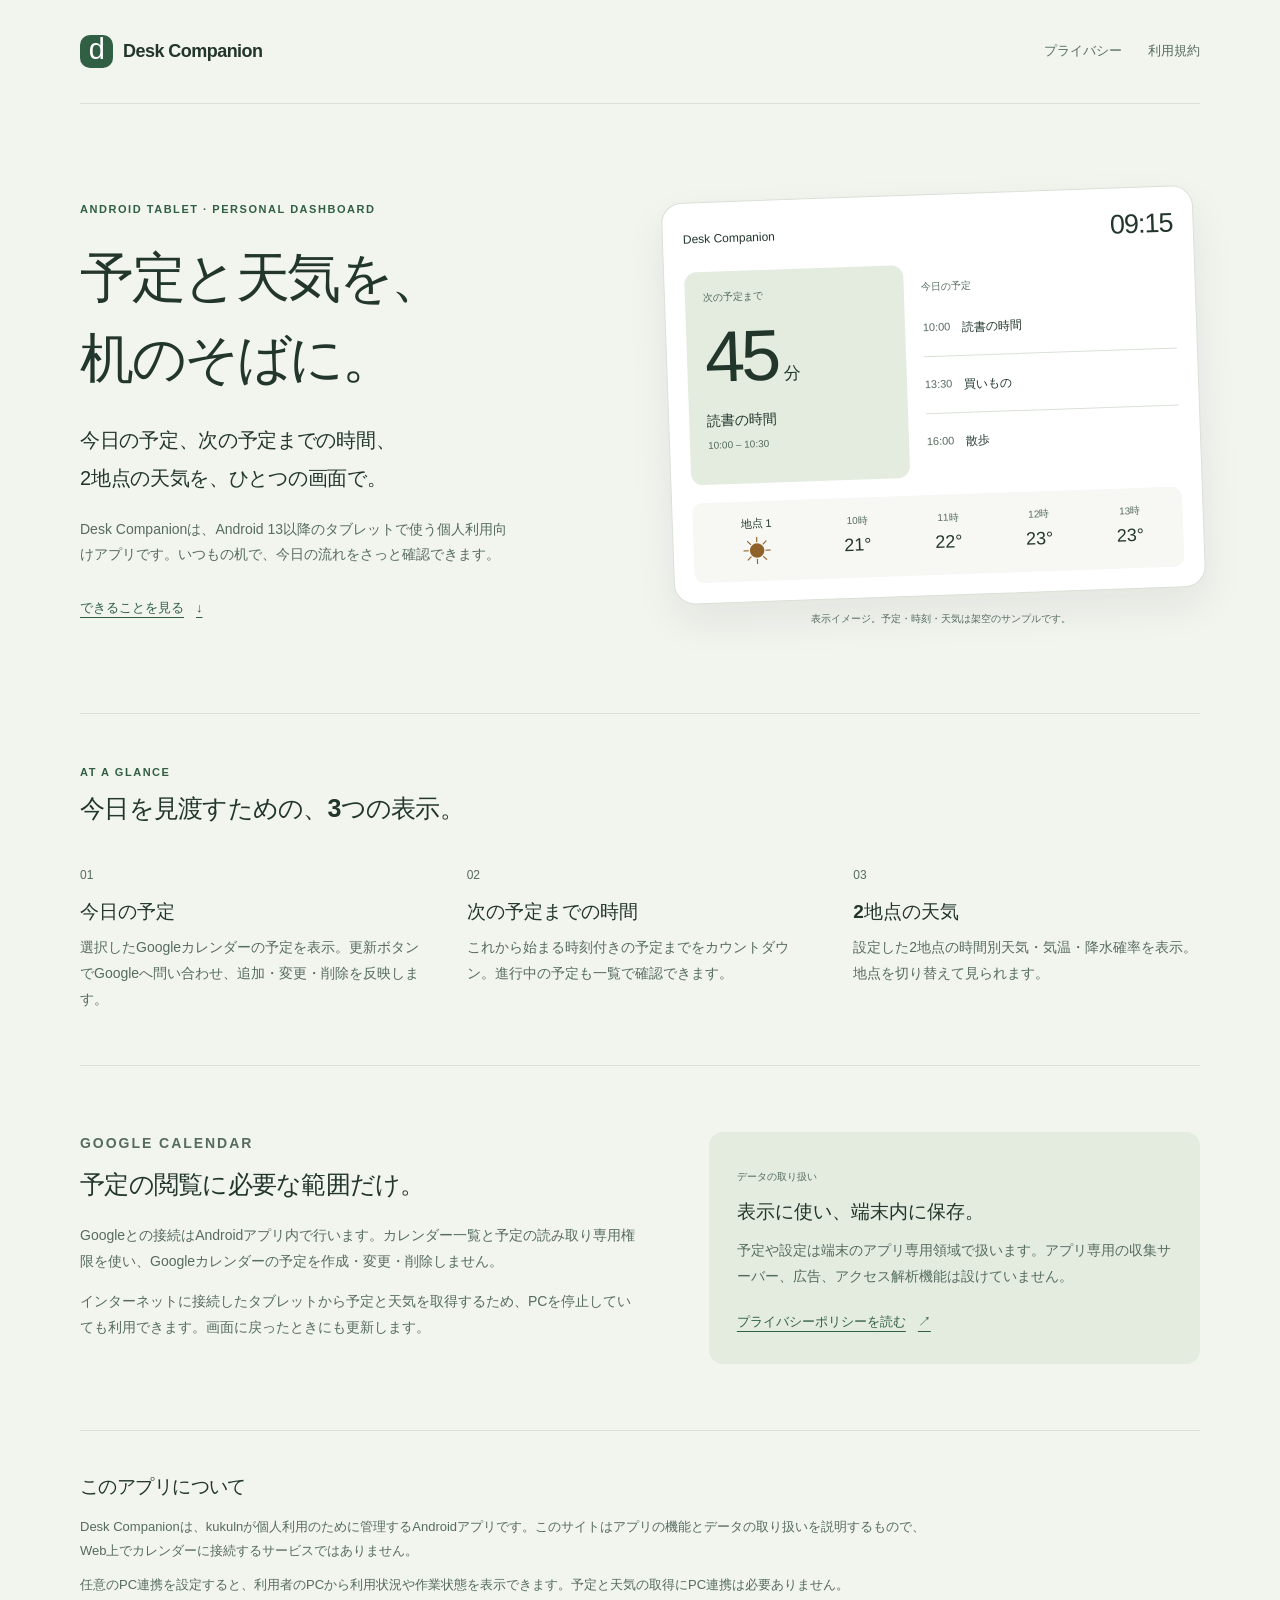
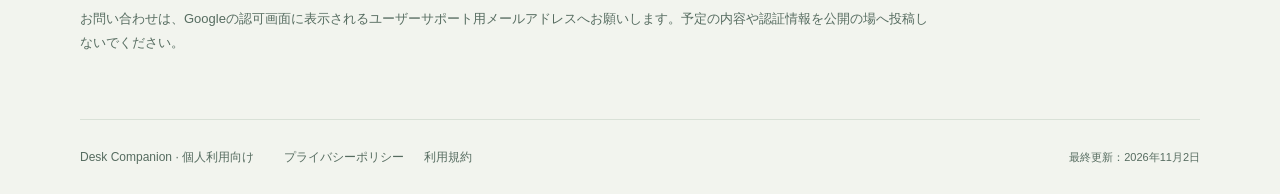
<file: index.html>
<!doctype html>
<html lang="ja">
<head>
  <meta charset="utf-8">
  <meta name="viewport" content="width=device-width, initial-scale=1">
  <meta name="description" content="Desk Companionは、今日の予定と2地点の天気をAndroidタブレットに表示する個人利用向けダッシュボードです。">
  <meta name="theme-color" content="#305f44">
  <title>Desk Companion — 予定と天気を、机のそばに。</title>
  <link rel="stylesheet" href="styles.css">
</head>
<body>
  <a class="skip-link" href="#main">本文へ移動</a>
  <header class="site-header shell">
    <a class="brand" href="./" aria-label="Desk Companion ホーム"><span class="brand-mark" aria-hidden="true">d</span><span>Desk Companion</span></a>
    <nav aria-label="メインナビゲーション"><a href="privacy.html">プライバシー</a><a href="terms.html">利用規約</a></nav>
  </header>
  <main id="main" class="shell">
    <section class="hero" aria-labelledby="hero-title">
      <div class="hero-copy">
        <p class="eyebrow">ANDROID TABLET · PERSONAL DASHBOARD</p>
        <h1 id="hero-title">予定と天気を、<br>机のそばに。</h1>
        <p class="lead">今日の予定、次の予定までの時間、<br class="desktop-break">2地点の天気を、ひとつの画面で。</p>
        <p class="hero-description">Desk Companionは、Android 13以降のタブレットで使う個人利用向けアプリです。いつもの机で、今日の流れをさっと確認できます。</p>
        <a class="text-link" href="#features">できることを見る <span aria-hidden="true">↓</span></a>
      </div>
      <figure class="dashboard-figure">
        <div class="dashboard-example" aria-label="架空のデータを使った表示イメージ">
          <div class="example-header"><span>Desk Companion</span><span class="example-clock">09:15</span></div>
          <div class="example-main">
            <div class="example-countdown"><span class="small-label">次の予定まで</span><strong>45<small>分</small></strong><span>読書の時間</span><span class="small-label">10:00 – 10:30</span></div>
            <div class="example-agenda"><span class="small-label">今日の予定</span><div><time>10:00</time><span>読書の時間</span></div><div><time>13:30</time><span>買いもの</span></div><div><time>16:00</time><span>散歩</span></div></div>
          </div>
          <div class="example-weather"><span>地点 1 <span class="weather-sun" aria-hidden="true">☀</span></span><span><span class="small-label">10時</span><strong>21°</strong></span><span><span class="small-label">11時</span><strong>22°</strong></span><span><span class="small-label">12時</span><strong>23°</strong></span><span><span class="small-label">13時</span><strong>23°</strong></span></div>
        </div>
        <figcaption>表示イメージ。予定・時刻・天気は架空のサンプルです。</figcaption>
      </figure>
    </section>
    <section id="features" class="features" aria-labelledby="features-title">
      <div class="section-heading"><p class="eyebrow">AT A GLANCE</p><h2 id="features-title">今日を見渡すための、3つの表示。</h2></div>
      <div class="feature-grid">
        <article><span class="feature-number">01</span><h3>今日の予定</h3><p>選択したGoogleカレンダーの予定を表示。更新ボタンでGoogleへ問い合わせ、追加・変更・削除を反映します。</p></article>
        <article><span class="feature-number">02</span><h3>次の予定までの時間</h3><p>これから始まる時刻付きの予定までをカウントダウン。進行中の予定も一覧で確認できます。</p></article>
        <article><span class="feature-number">03</span><h3>2地点の天気</h3><p>設定した2地点の時間別天気・気温・降水確率を表示。地点を切り替えて見られます。</p></article>
      </div>
    </section>
    <section class="connection-section" aria-labelledby="connection-title">
      <div><p class="eyebrow">GOOGLE CALENDAR</p><h2 id="connection-title">予定の閲覧に必要な範囲だけ。</h2><p>Googleとの接続はAndroidアプリ内で行います。カレンダー一覧と予定の読み取り専用権限を使い、Googleカレンダーの予定を作成・変更・削除しません。</p><p>インターネットに接続したタブレットから予定と天気を取得するため、PCを停止していても利用できます。画面に戻ったときにも更新します。</p></div>
      <aside class="data-note"><span class="small-label">データの取り扱い</span><h3>表示に使い、端末内に保存。</h3><p>予定や設定は端末のアプリ専用領域で扱います。アプリ専用の収集サーバー、広告、アクセス解析機能は設けていません。</p><a class="text-link" href="privacy.html">プライバシーポリシーを読む <span aria-hidden="true">↗</span></a></aside>
    </section>
    <section class="about-section" aria-labelledby="about-title"><h2 id="about-title">このアプリについて</h2><p>Desk Companionは、kukulnが個人利用のために管理するAndroidアプリです。このサイトはアプリの機能とデータの取り扱いを説明するもので、Web上でカレンダーに接続するサービスではありません。</p><p>任意のPC連携を設定すると、利用者のPCから利用状況や作業状態を表示できます。予定と天気の取得にPC連携は必要ありません。</p><p>お問い合わせは、Googleの認可画面に表示されるユーザーサポート用メールアドレスへお願いします。予定の内容や認証情報を公開の場へ投稿しないでください。</p></section>
  </main>
  <footer class="site-footer shell"><span>Desk Companion · 個人利用向け</span><nav aria-label="フッターナビゲーション"><a href="privacy.html">プライバシーポリシー</a><a href="terms.html">利用規約</a></nav><span class="footer-date">最終更新：2026年11月2日</span></footer>
</body>
</html>
</file>
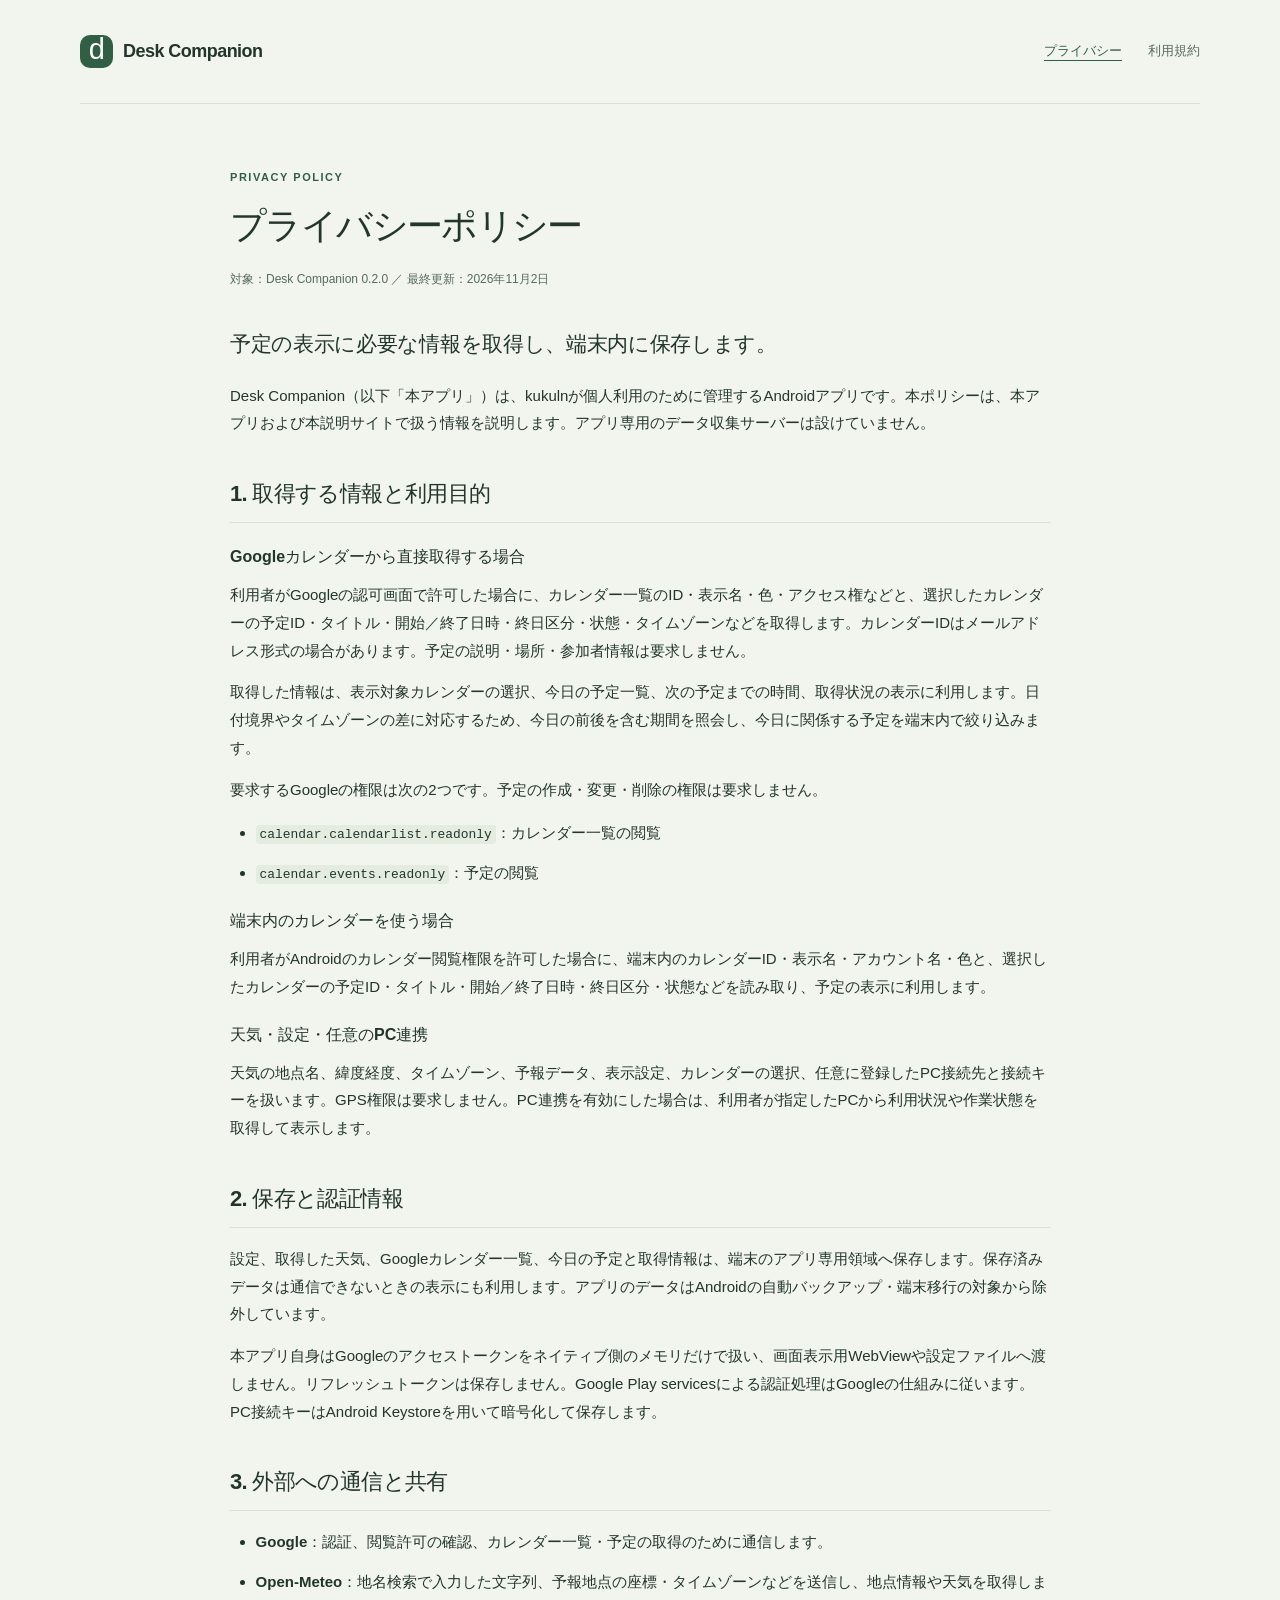
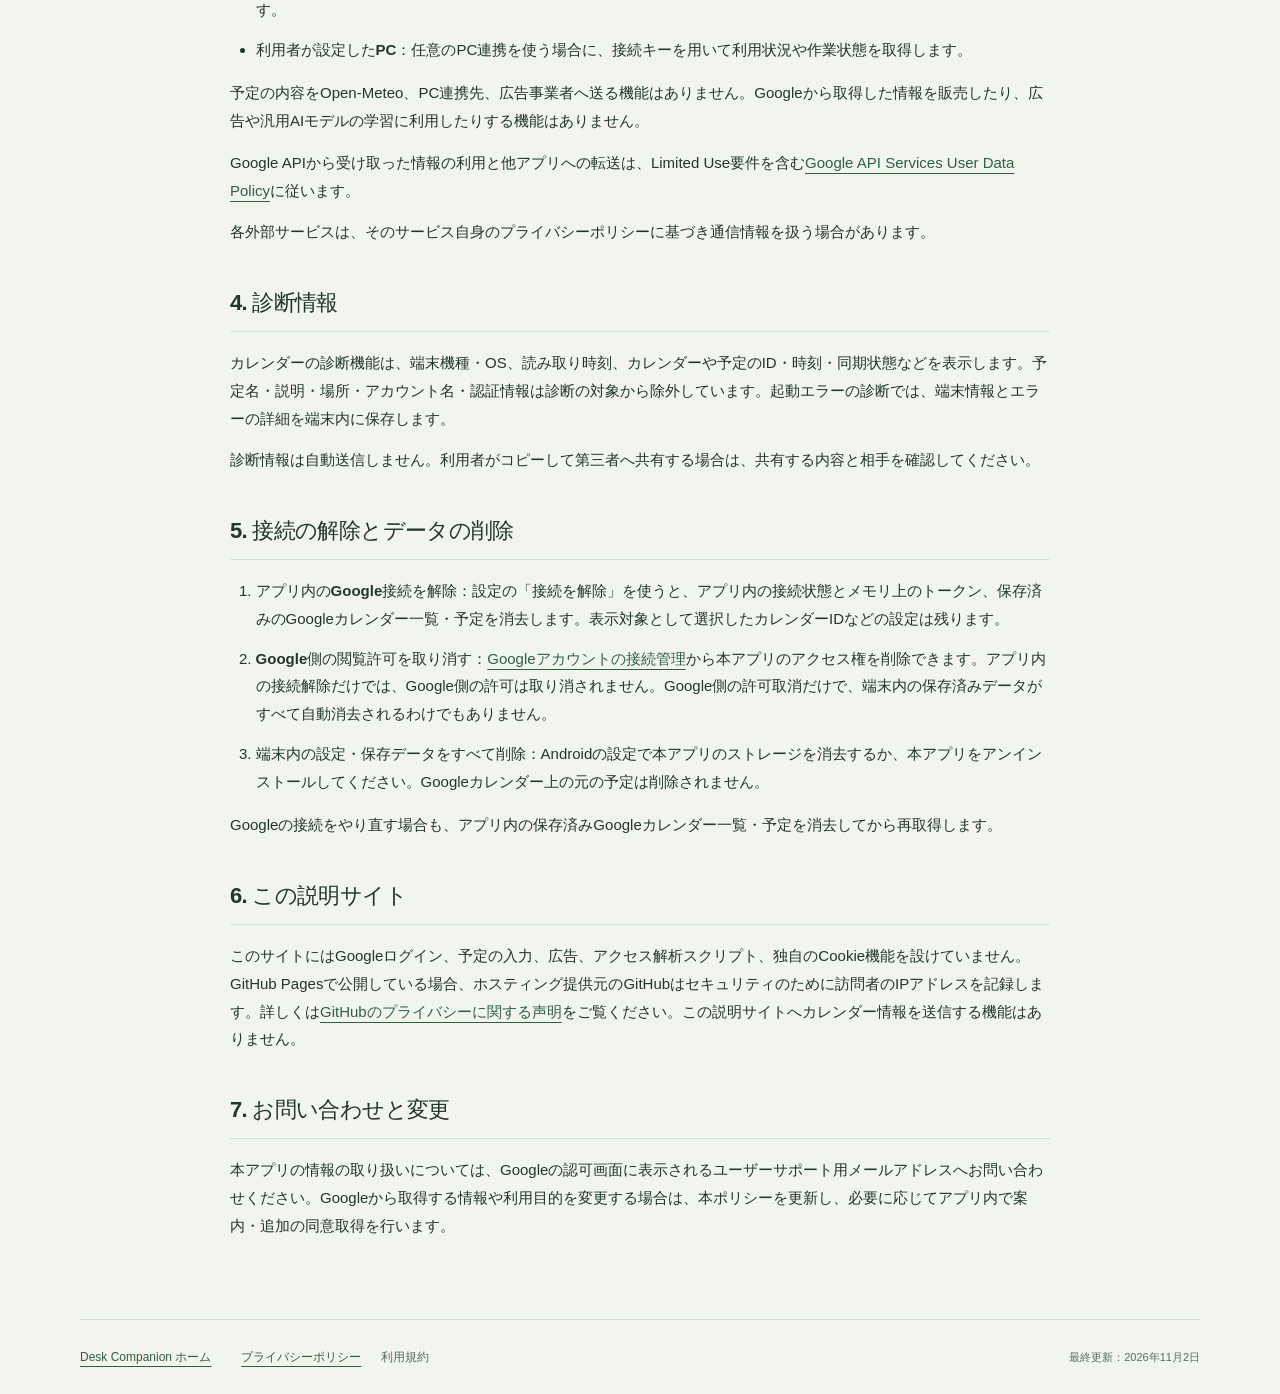
<file: privacy.html>
<!doctype html>
<html lang="ja">
<head>
  <meta charset="utf-8">
  <meta name="viewport" content="width=device-width, initial-scale=1">
  <meta name="description" content="Desk Companionが取得・利用・保存する情報、外部通信先、接続の解除とデータの削除について説明します。">
  <meta name="theme-color" content="#305f44">
  <title>プライバシーポリシー — Desk Companion</title>
  <link rel="stylesheet" href="styles.css">
</head>
<body>
  <a class="skip-link" href="#main">本文へ移動</a>
  <header class="site-header shell"><a class="brand" href="./" aria-label="Desk Companion ホーム"><span class="brand-mark" aria-hidden="true">d</span><span>Desk Companion</span></a><nav aria-label="メインナビゲーション"><a href="privacy.html" aria-current="page">プライバシー</a><a href="terms.html">利用規約</a></nav></header>
  <main id="main" class="shell document">
    <p class="eyebrow">PRIVACY POLICY</p><h1>プライバシーポリシー</h1><p class="document-meta">対象：Desk Companion 0.2.0 ／ 最終更新：2026年11月2日</p>
    <p class="lead">予定の表示に必要な情報を取得し、端末内に保存します。</p>
    <p>Desk Companion（以下「本アプリ」）は、kukulnが個人利用のために管理するAndroidアプリです。本ポリシーは、本アプリおよび本説明サイトで扱う情報を説明します。アプリ専用のデータ収集サーバーは設けていません。</p>
    <section><h2>1. 取得する情報と利用目的</h2>
      <h3>Googleカレンダーから直接取得する場合</h3><p>利用者がGoogleの認可画面で許可した場合に、カレンダー一覧のID・表示名・色・アクセス権などと、選択したカレンダーの予定ID・タイトル・開始／終了日時・終日区分・状態・タイムゾーンなどを取得します。カレンダーIDはメールアドレス形式の場合があります。予定の説明・場所・参加者情報は要求しません。</p><p>取得した情報は、表示対象カレンダーの選択、今日の予定一覧、次の予定までの時間、取得状況の表示に利用します。日付境界やタイムゾーンの差に対応するため、今日の前後を含む期間を照会し、今日に関係する予定を端末内で絞り込みます。</p><p>要求するGoogleの権限は次の2つです。予定の作成・変更・削除の権限は要求しません。</p><ul><li><code>calendar.calendarlist.readonly</code>：カレンダー一覧の閲覧</li><li><code>calendar.events.readonly</code>：予定の閲覧</li></ul>
      <h3>端末内のカレンダーを使う場合</h3><p>利用者がAndroidのカレンダー閲覧権限を許可した場合に、端末内のカレンダーID・表示名・アカウント名・色と、選択したカレンダーの予定ID・タイトル・開始／終了日時・終日区分・状態などを読み取り、予定の表示に利用します。</p>
      <h3>天気・設定・任意のPC連携</h3><p>天気の地点名、緯度経度、タイムゾーン、予報データ、表示設定、カレンダーの選択、任意に登録したPC接続先と接続キーを扱います。GPS権限は要求しません。PC連携を有効にした場合は、利用者が指定したPCから利用状況や作業状態を取得して表示します。</p>
    </section>
    <section><h2>2. 保存と認証情報</h2><p>設定、取得した天気、Googleカレンダー一覧、今日の予定と取得情報は、端末のアプリ専用領域へ保存します。保存済みデータは通信できないときの表示にも利用します。アプリのデータはAndroidの自動バックアップ・端末移行の対象から除外しています。</p><p>本アプリ自身はGoogleのアクセストークンをネイティブ側のメモリだけで扱い、画面表示用WebViewや設定ファイルへ渡しません。リフレッシュトークンは保存しません。Google Play servicesによる認証処理はGoogleの仕組みに従います。PC接続キーはAndroid Keystoreを用いて暗号化して保存します。</p></section>
    <section><h2>3. 外部への通信と共有</h2><ul><li><strong>Google：</strong>認証、閲覧許可の確認、カレンダー一覧・予定の取得のために通信します。</li><li><strong>Open-Meteo：</strong>地名検索で入力した文字列、予報地点の座標・タイムゾーンなどを送信し、地点情報や天気を取得します。</li><li><strong>利用者が設定したPC：</strong>任意のPC連携を使う場合に、接続キーを用いて利用状況や作業状態を取得します。</li></ul><p>予定の内容をOpen-Meteo、PC連携先、広告事業者へ送る機能はありません。Googleから取得した情報を販売したり、広告や汎用AIモデルの学習に利用したりする機能はありません。</p><p>Google APIから受け取った情報の利用と他アプリへの転送は、Limited Use要件を含む<a href="https://developers.google.com/terms/api-services-user-data-policy">Google API Services User Data Policy</a>に従います。</p><p>各外部サービスは、そのサービス自身のプライバシーポリシーに基づき通信情報を扱う場合があります。</p></section>
    <section><h2>4. 診断情報</h2><p>カレンダーの診断機能は、端末機種・OS、読み取り時刻、カレンダーや予定のID・時刻・同期状態などを表示します。予定名・説明・場所・アカウント名・認証情報は診断の対象から除外しています。起動エラーの診断では、端末情報とエラーの詳細を端末内に保存します。</p><p>診断情報は自動送信しません。利用者がコピーして第三者へ共有する場合は、共有する内容と相手を確認してください。</p></section>
    <section><h2>5. 接続の解除とデータの削除</h2><ol><li><strong>アプリ内のGoogle接続を解除：</strong>設定の「接続を解除」を使うと、アプリ内の接続状態とメモリ上のトークン、保存済みのGoogleカレンダー一覧・予定を消去します。表示対象として選択したカレンダーIDなどの設定は残ります。</li><li><strong>Google側の閲覧許可を取り消す：</strong><a href="https://myaccount.google.com/connections">Googleアカウントの接続管理</a>から本アプリのアクセス権を削除できます。アプリ内の接続解除だけでは、Google側の許可は取り消されません。Google側の許可取消だけで、端末内の保存済みデータがすべて自動消去されるわけでもありません。</li><li><strong>端末内の設定・保存データをすべて削除：</strong>Androidの設定で本アプリのストレージを消去するか、本アプリをアンインストールしてください。Googleカレンダー上の元の予定は削除されません。</li></ol><p>Googleの接続をやり直す場合も、アプリ内の保存済みGoogleカレンダー一覧・予定を消去してから再取得します。</p></section>
    <section><h2>6. この説明サイト</h2><p>このサイトにはGoogleログイン、予定の入力、広告、アクセス解析スクリプト、独自のCookie機能を設けていません。GitHub Pagesで公開している場合、ホスティング提供元のGitHubはセキュリティのために訪問者のIPアドレスを記録します。詳しくは<a href="https://docs.github.com/en/site-policy/privacy-policies/github-general-privacy-statement">GitHubのプライバシーに関する声明</a>をご覧ください。この説明サイトへカレンダー情報を送信する機能はありません。</p></section>
    <section><h2>7. お問い合わせと変更</h2><p>本アプリの情報の取り扱いについては、Googleの認可画面に表示されるユーザーサポート用メールアドレスへお問い合わせください。Googleから取得する情報や利用目的を変更する場合は、本ポリシーを更新し、必要に応じてアプリ内で案内・追加の同意取得を行います。</p></section>
  </main>
  <footer class="site-footer shell"><a href="./">Desk Companion ホーム</a><nav aria-label="フッターナビゲーション"><a href="privacy.html" aria-current="page">プライバシーポリシー</a><a href="terms.html">利用規約</a></nav><span class="footer-date">最終更新：2026年11月2日</span></footer>
</body>
</html>
</file>
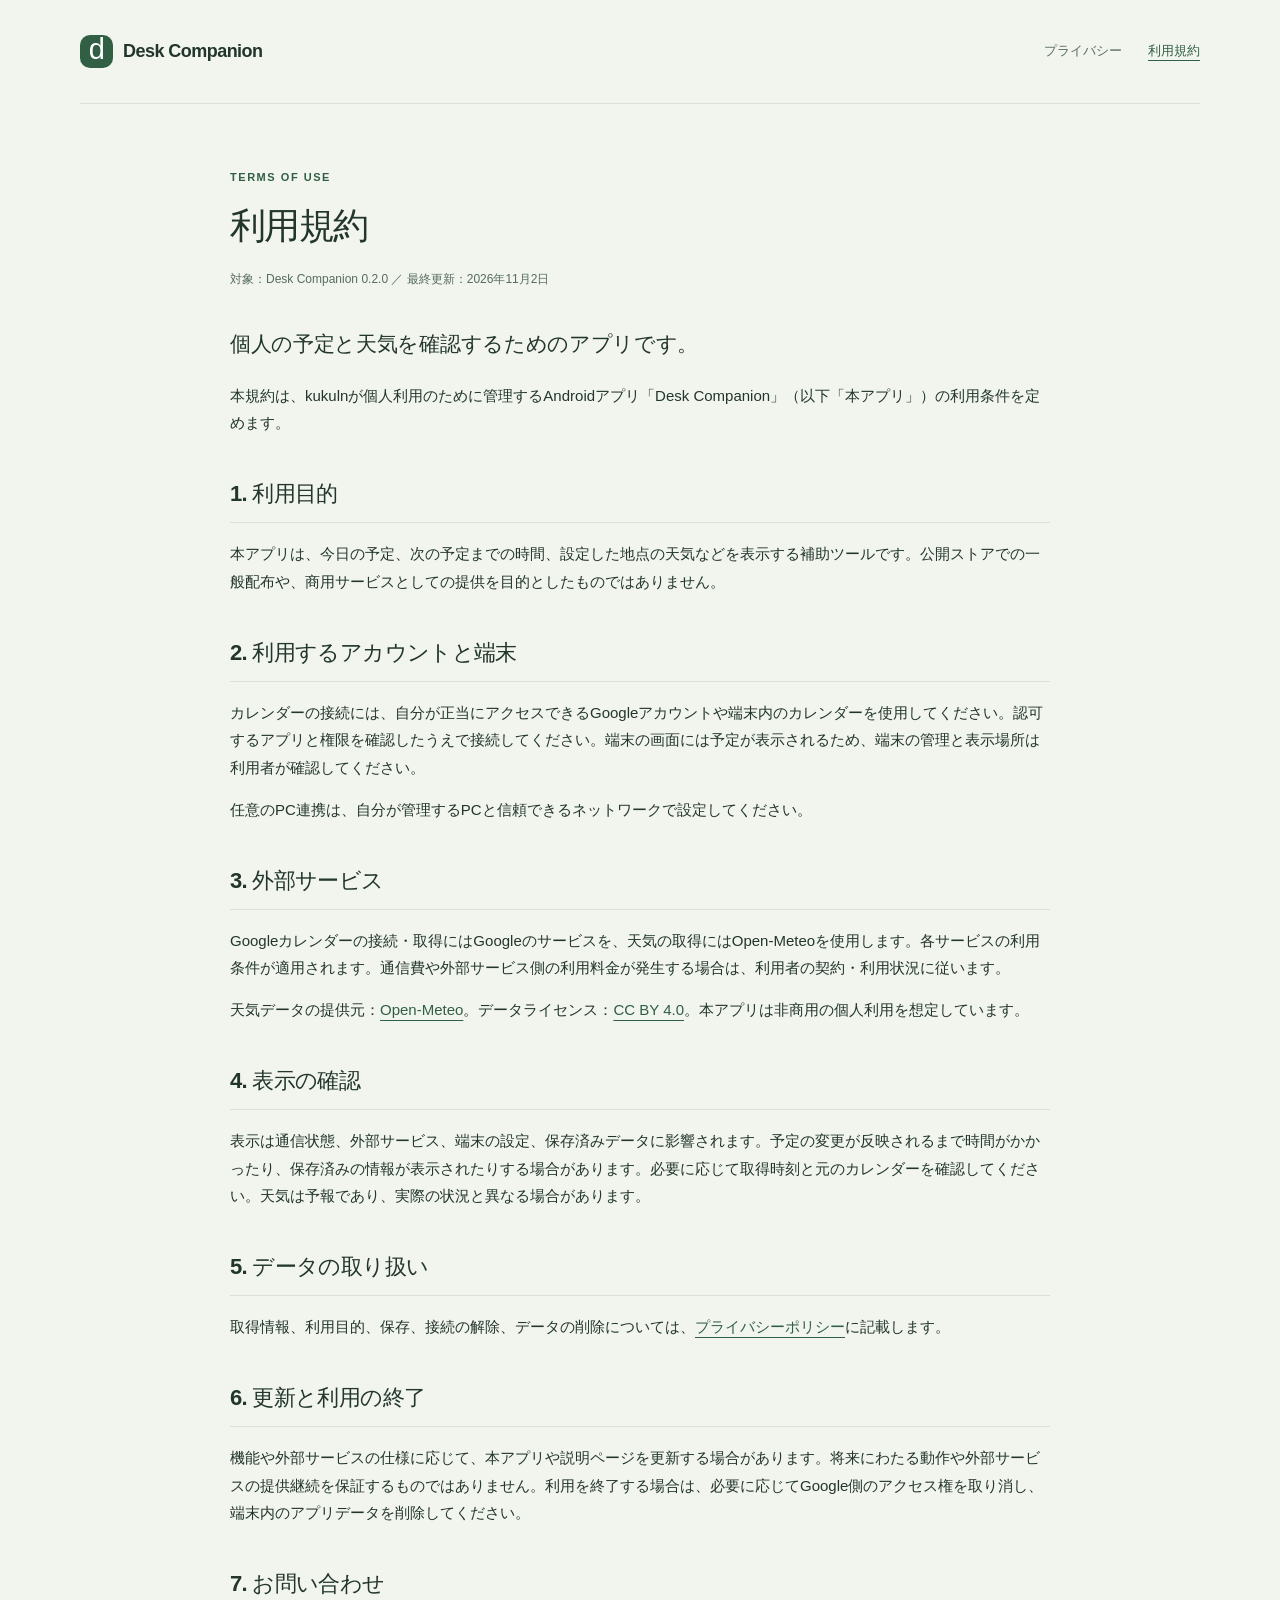
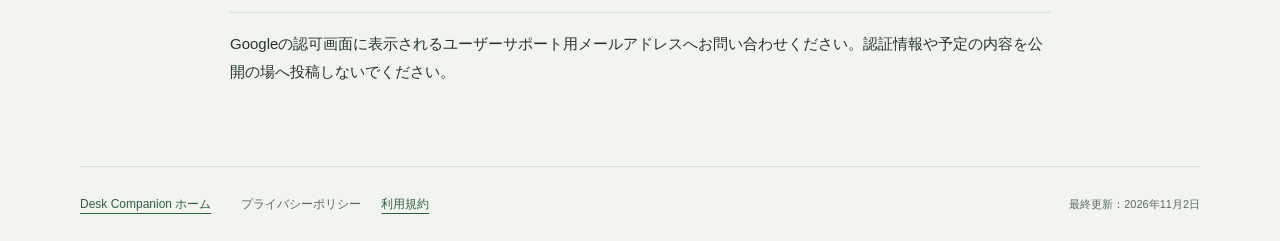
<file: terms.html>
<!doctype html>
<html lang="ja">
<head>
  <meta charset="utf-8">
  <meta name="viewport" content="width=device-width, initial-scale=1">
  <meta name="description" content="個人利用向けAndroidアプリDesk Companionの利用条件を説明します。">
  <meta name="theme-color" content="#305f44">
  <title>利用規約 — Desk Companion</title>
  <link rel="stylesheet" href="styles.css">
</head>
<body>
  <a class="skip-link" href="#main">本文へ移動</a>
  <header class="site-header shell"><a class="brand" href="./" aria-label="Desk Companion ホーム"><span class="brand-mark" aria-hidden="true">d</span><span>Desk Companion</span></a><nav aria-label="メインナビゲーション"><a href="privacy.html">プライバシー</a><a href="terms.html" aria-current="page">利用規約</a></nav></header>
  <main id="main" class="shell document">
    <p class="eyebrow">TERMS OF USE</p><h1>利用規約</h1><p class="document-meta">対象：Desk Companion 0.2.0 ／ 最終更新：2026年11月2日</p>
    <p class="lead">個人の予定と天気を確認するためのアプリです。</p>
    <p>本規約は、kukulnが個人利用のために管理するAndroidアプリ「Desk Companion」（以下「本アプリ」）の利用条件を定めます。</p>
    <section><h2>1. 利用目的</h2><p>本アプリは、今日の予定、次の予定までの時間、設定した地点の天気などを表示する補助ツールです。公開ストアでの一般配布や、商用サービスとしての提供を目的としたものではありません。</p></section>
    <section><h2>2. 利用するアカウントと端末</h2><p>カレンダーの接続には、自分が正当にアクセスできるGoogleアカウントや端末内のカレンダーを使用してください。認可するアプリと権限を確認したうえで接続してください。端末の画面には予定が表示されるため、端末の管理と表示場所は利用者が確認してください。</p><p>任意のPC連携は、自分が管理するPCと信頼できるネットワークで設定してください。</p></section>
    <section><h2>3. 外部サービス</h2><p>Googleカレンダーの接続・取得にはGoogleのサービスを、天気の取得にはOpen-Meteoを使用します。各サービスの利用条件が適用されます。通信費や外部サービス側の利用料金が発生する場合は、利用者の契約・利用状況に従います。</p><p>天気データの提供元：<a href="https://open-meteo.com/">Open-Meteo</a>。データライセンス：<a href="https://creativecommons.org/licenses/by/4.0/">CC BY 4.0</a>。本アプリは非商用の個人利用を想定しています。</p></section>
    <section><h2>4. 表示の確認</h2><p>表示は通信状態、外部サービス、端末の設定、保存済みデータに影響されます。予定の変更が反映されるまで時間がかかったり、保存済みの情報が表示されたりする場合があります。必要に応じて取得時刻と元のカレンダーを確認してください。天気は予報であり、実際の状況と異なる場合があります。</p></section>
    <section><h2>5. データの取り扱い</h2><p>取得情報、利用目的、保存、接続の解除、データの削除については、<a href="privacy.html">プライバシーポリシー</a>に記載します。</p></section>
    <section><h2>6. 更新と利用の終了</h2><p>機能や外部サービスの仕様に応じて、本アプリや説明ページを更新する場合があります。将来にわたる動作や外部サービスの提供継続を保証するものではありません。利用を終了する場合は、必要に応じてGoogle側のアクセス権を取り消し、端末内のアプリデータを削除してください。</p></section>
    <section><h2>7. お問い合わせ</h2><p>Googleの認可画面に表示されるユーザーサポート用メールアドレスへお問い合わせください。認証情報や予定の内容を公開の場へ投稿しないでください。</p></section>
  </main>
  <footer class="site-footer shell"><a href="./">Desk Companion ホーム</a><nav aria-label="フッターナビゲーション"><a href="privacy.html">プライバシーポリシー</a><a href="terms.html" aria-current="page">利用規約</a></nav><span class="footer-date">最終更新：2026年11月2日</span></footer>
</body>
</html>
</file>
<file: styles.css>
:root { color-scheme: light; --bg: #f2f4ee; --paper: #fff; --ink: #22362c; --muted: #566c60; --line: #d9e1d7; --accent: #305f44; --soft: #e3ecdf; font-family: -apple-system, BlinkMacSystemFont, "Segoe UI", "Noto Sans JP", sans-serif; color: var(--ink); background: var(--bg); font-synthesis: none; }
* { box-sizing: border-box; }
html { scroll-behavior: smooth; scroll-padding-top: 24px; }
body { margin: 0; font-size: 16px; line-height: 1.85; overflow-wrap: anywhere; }
a { color: var(--accent); text-underline-offset: 5px; }
a:hover { text-decoration-thickness: 2px; }
a:focus-visible { outline: 3px solid var(--accent); outline-offset: 5px; border-radius: 2px; }
h1, h2, h3, p, figure { margin: 0; }
h1, h2, h3 { font-weight: 600; line-height: 1.5; }
h1 { letter-spacing: -.045em; }
h2 { font-size: 25px; letter-spacing: -.03em; }
h3 { font-size: 19px; }
.shell { width: min(1120px, calc(100% - 80px)); margin-inline: auto; }
.skip-link { position: absolute; top: -80px; left: 16px; z-index: 2; padding: 8px 15px; background: var(--paper); }
.skip-link:focus { top: 12px; }
.site-header { display: flex; justify-content: space-between; align-items: center; gap: 24px; min-height: 104px; border-bottom: 1px solid var(--line); }
.brand { display: inline-flex; align-items: center; gap: 10px; font-size: 18px; font-weight: 600; letter-spacing: -.03em; color: var(--ink); text-decoration: none; }
.brand-mark { display: grid; place-items: center; width: 33px; height: 33px; border-radius: 10px; font-size: 29px; line-height: 1; font-weight: 400; padding-bottom: 3px; color: white; background: var(--accent); }
nav { display: flex; gap: 26px; flex-wrap: wrap; }
nav a { font-size: 13px; color: var(--muted); text-decoration: none; }
nav a:hover, nav a[aria-current="page"] { color: var(--accent); text-decoration: underline; }
.hero { display: grid; grid-template-columns: 1fr 1fr; align-items: center; gap: 56px; padding: 90px 0 84px; }
.eyebrow { color: var(--accent); font-size: 11px; line-height: 1.6; letter-spacing: .14em; font-weight: 600; margin-bottom: 19px; }
.hero h1 { font-size: clamp(38px, 4.2vw, 54px); line-height: 1.5; margin-bottom: 22px; }
.lead { font-size: 20px; line-height: 1.9; letter-spacing: -.015em; }
.hero-description { margin: 20px 0 24px; font-size: 14px; color: var(--muted); max-width: 440px; }
.text-link { display: inline-flex; gap: 12px; align-items: center; font-size: 13px; font-weight: 600; }
.dashboard-figure { min-width: 0; transform: rotate(-2deg); }
.dashboard-example { padding: 20px; background: var(--paper); border: 1px solid var(--line); border-radius: 21px; box-shadow: 0 18px 42px #22362c12; }
.example-header { display: flex; justify-content: space-between; align-items: center; gap: 12px; font-size: 12px; padding-bottom: 17px; }
.example-clock { font-size: 27px; line-height: 1.2; font-variant-numeric: tabular-nums; letter-spacing: -1px; }
.example-main { display: grid; grid-template-columns: .95fr 1.1fr; gap: 18px; }
.example-countdown { display: flex; flex-direction: column; gap: 3px; background: var(--soft); border-radius: 12px; padding: 18px; font-size: 14px; }
.small-label { font-size: 10px; color: var(--muted); line-height: 1.6; }
.example-countdown strong { font-weight: 400; font-size: 72px; line-height: 1.2; letter-spacing: -4px; font-variant-numeric: tabular-nums; margin: 5px 0; }
.example-countdown small { margin-left: 6px; font-size: 17px; letter-spacing: 0; }
.example-agenda { padding: 6px 0; }
.example-agenda > div { display: flex; gap: 12px; padding: 17px 0; font-size: 12px; border-bottom: 1px solid var(--line); }
.example-agenda > div:last-child { border-bottom: 0; }
.example-agenda time { color: var(--muted); font-size: 11px; }
.example-weather { display: grid; grid-template-columns: 1.25fr repeat(4, 1fr); align-items: center; margin-top: 18px; padding: 12px; background: #f7f8f4; border-radius: 10px; gap: 9px; }
.example-weather > span { display: flex; flex-direction: column; text-align: center; font-size: 11px; }
.example-weather strong { font-size: 18px; font-weight: 400; }
.weather-sun { color: #906128; font-size: 29px; line-height: 1.25; }
figcaption { text-align: center; font-size: 10px; color: var(--muted); margin-top: 14px; transform: rotate(2deg); }
.features { border-block: 1px solid var(--line); padding: 50px 0 52px; }
.section-heading { margin-bottom: 36px; }
.section-heading .eyebrow { margin-bottom: 9px; }
.feature-grid { display: grid; grid-template-columns: repeat(3, 1fr); gap: 40px; }
.feature-number { display: block; color: var(--muted); font-size: 12px; margin-bottom: 12px; font-variant-numeric: tabular-nums; }
.feature-grid h3 { margin-bottom: 9px; }
.feature-grid p { font-size: 14px; color: var(--muted); }
.connection-section { display: grid; grid-template-columns: 1.15fr 1fr; align-items: start; gap: 64px; padding: 66px 0; }
.connection-section .eyebrow { margin-bottom: 12px; }
.connection-section h2 { margin-bottom: 19px; }
.connection-section p { font-size: 14px; color: var(--muted); }
.connection-section p + p { margin-top: 14px; }
.data-note { background: var(--soft); border-radius: 14px; padding: 28px; }
.data-note h3 { margin: 8px 0 12px; }
.data-note .text-link { margin-top: 20px; }
.about-section { border-top: 1px solid var(--line); padding: 42px 0 64px; }
.about-section h2 { font-size: 19px; margin-bottom: 14px; }
.about-section p { color: var(--muted); max-width: 850px; font-size: 13px; }
.about-section p + p { margin-top: 10px; }
.site-footer { border-top: 1px solid var(--line); display: flex; gap: 16px 30px; align-items: center; flex-wrap: wrap; padding-block: 26px; color: var(--muted); font-size: 12px; }
.site-footer nav { gap: 20px; }
.site-footer nav a { font-size: 12px; }
.footer-date { margin-left: auto; font-size: 11px; }
.document { max-width: 820px; padding-block: 65px 80px; }
.document h1 { font-size: 36px; }
.document .eyebrow { margin-bottom: 12px; }
.document-meta { font-size: 12px; color: var(--muted); margin-top: 15px; }
.document > .lead { margin-block: 34px 18px; font-size: 21px; }
.document > p:not(.lead, .eyebrow, .document-meta) { font-size: 15px; }
.document section { margin-top: 40px; }
.document h2 { font-size: 22px; padding-bottom: 12px; margin-bottom: 17px; border-bottom: 1px solid var(--line); }
.document h3 { font-size: 16px; margin-block: 22px 12px; }
.document section p, .document li { font-size: 15px; }
.document section p + p { margin-top: 14px; }
.document ul, .document ol { padding-left: 1.6em; margin-block: 16px; }
.document li + li { margin-top: 12px; }
code { padding: 2px 4px; background: var(--soft); border-radius: 4px; font-size: .86em; overflow-wrap: anywhere; }
@media (max-width: 920px) { .shell { width: calc(100% - 48px); } .hero { gap: 30px; padding-top: 60px; } .hero h1 { font-size: 38px; } .lead { font-size: 18px; } .example-main { gap: 12px; } .example-countdown { padding: 12px; } .example-countdown strong { font-size: 57px; } .example-agenda > div { flex-direction: column; gap: 0; padding: 8px 0; } .connection-section { gap: 30px; } .document { max-width: 760px; } }
@media (max-width: 680px) { .shell { width: calc(100% - 40px); } .site-header { min-height: 92px; flex-wrap: wrap; gap: 8px; padding-block: 18px; } .brand { font-size: 17px; } .site-header nav { gap: 18px; } .site-header nav a { font-size: 12px; } .hero { grid-template-columns: 1fr; gap: 34px; padding-block: 44px 48px; } .hero h1 { font-size: 39px; margin-bottom: 18px; } .eyebrow { font-size: 10px; margin-bottom: 16px; } .hero-description { max-width: none; } .dashboard-figure { max-width: 480px; width: 100%; margin: 0 auto; transform: none; } .dashboard-example { padding: 16px; } figcaption { transform: none; } .example-main { grid-template-columns: 1fr 1.1fr; gap: 18px; } .example-countdown { padding: 15px; } .example-countdown strong { font-size: 64px; } .example-agenda > div { flex-direction: row; gap: 10px; padding-block: 16px; } h2 { font-size: 22px; } .features { padding-block: 36px; } .section-heading { margin-bottom: 26px; } .feature-grid { grid-template-columns: 1fr; gap: 27px; } .feature-number { margin-bottom: 5px; } .feature-grid h3 { font-size: 18px; margin-bottom: 7px; } .connection-section { grid-template-columns: 1fr; gap: 28px; padding-block: 42px; } .data-note { padding: 24px; } .about-section { padding-block: 32px 42px; } .site-footer { align-items: flex-start; gap: 10px; padding-block: 22px; flex-direction: column; } .footer-date { margin-left: 0; } .document { padding-block: 40px 52px; } .document h1 { font-size: 29px; } .document > .lead { margin-top: 26px; font-size: 19px; } .document h2 { font-size: 20px; } .document section { margin-top: 32px; } }
@media (max-width: 360px) { .hero h1 { font-size: 34px; } .example-main { gap: 10px; } .example-countdown { padding: 12px; } .example-countdown strong { font-size: 55px; } .example-agenda > div { flex-direction: column; gap: 0; padding-block: 9px; } }
@media (prefers-reduced-motion: reduce) { html { scroll-behavior: auto; } }
@media print { :root { background: white; color: black; } .site-header nav, .site-footer nav, .skip-link { display: none; } .shell { width: 100%; } .document { max-width: none; padding-block: 20px; } a { color: inherit; } }
</file>
